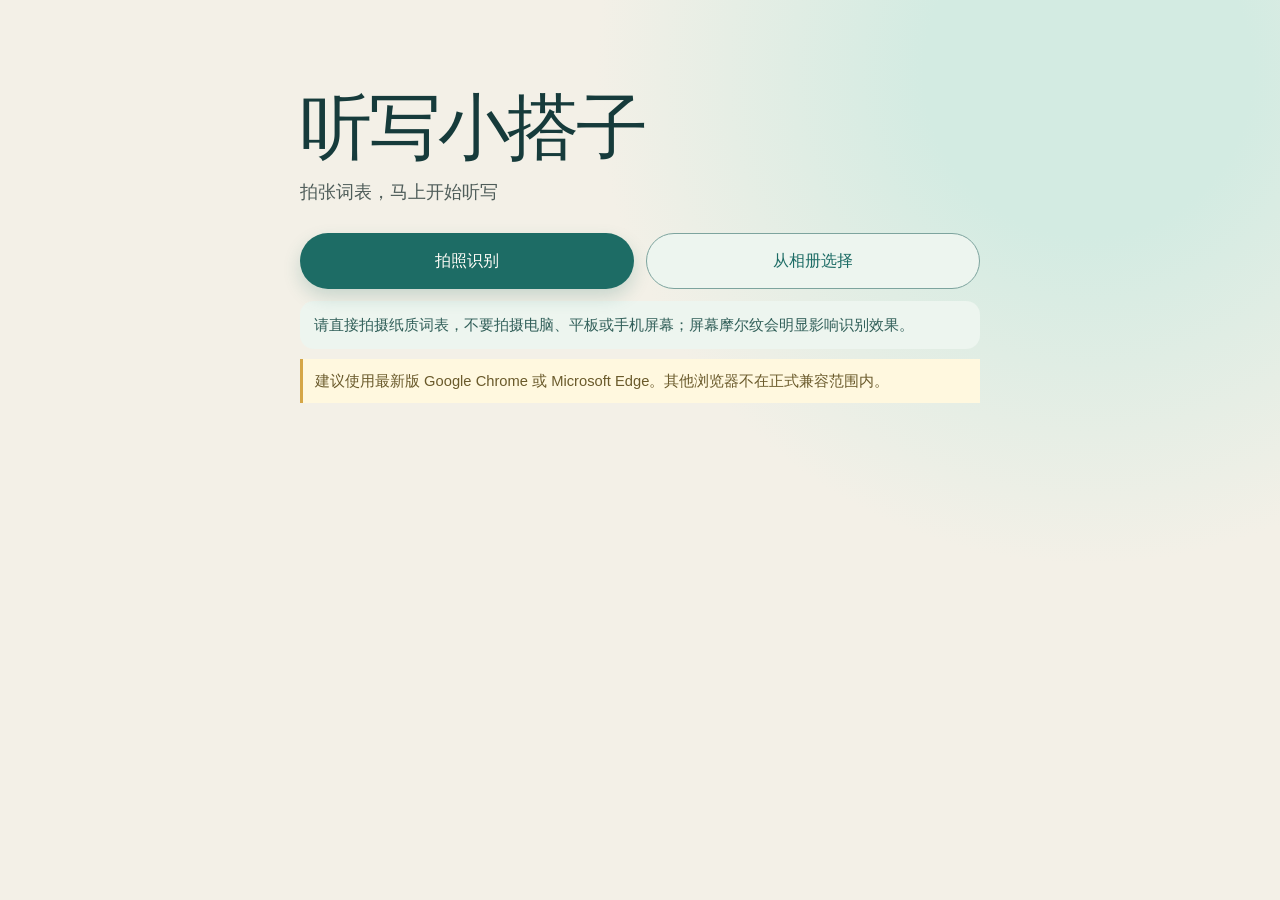
<file: index.html>
<!doctype html>
<html lang="zh-CN">
  <head><meta charset="UTF-8" /><meta name="viewport" content="width=device-width, initial-scale=1.0" /><title>听写小搭子</title>  <script type="module" crossorigin src="./assets/index-W66xM4rA.js"></script>
  <link rel="stylesheet" crossorigin href="./assets/index-CByiiSIk.css">
<link rel="manifest" href="./manifest.webmanifest"><script id="vite-plugin-pwa:register-sw" src="./registerSW.js"></script></head>
  <body><div id="root"></div></body>
</html>
</file>
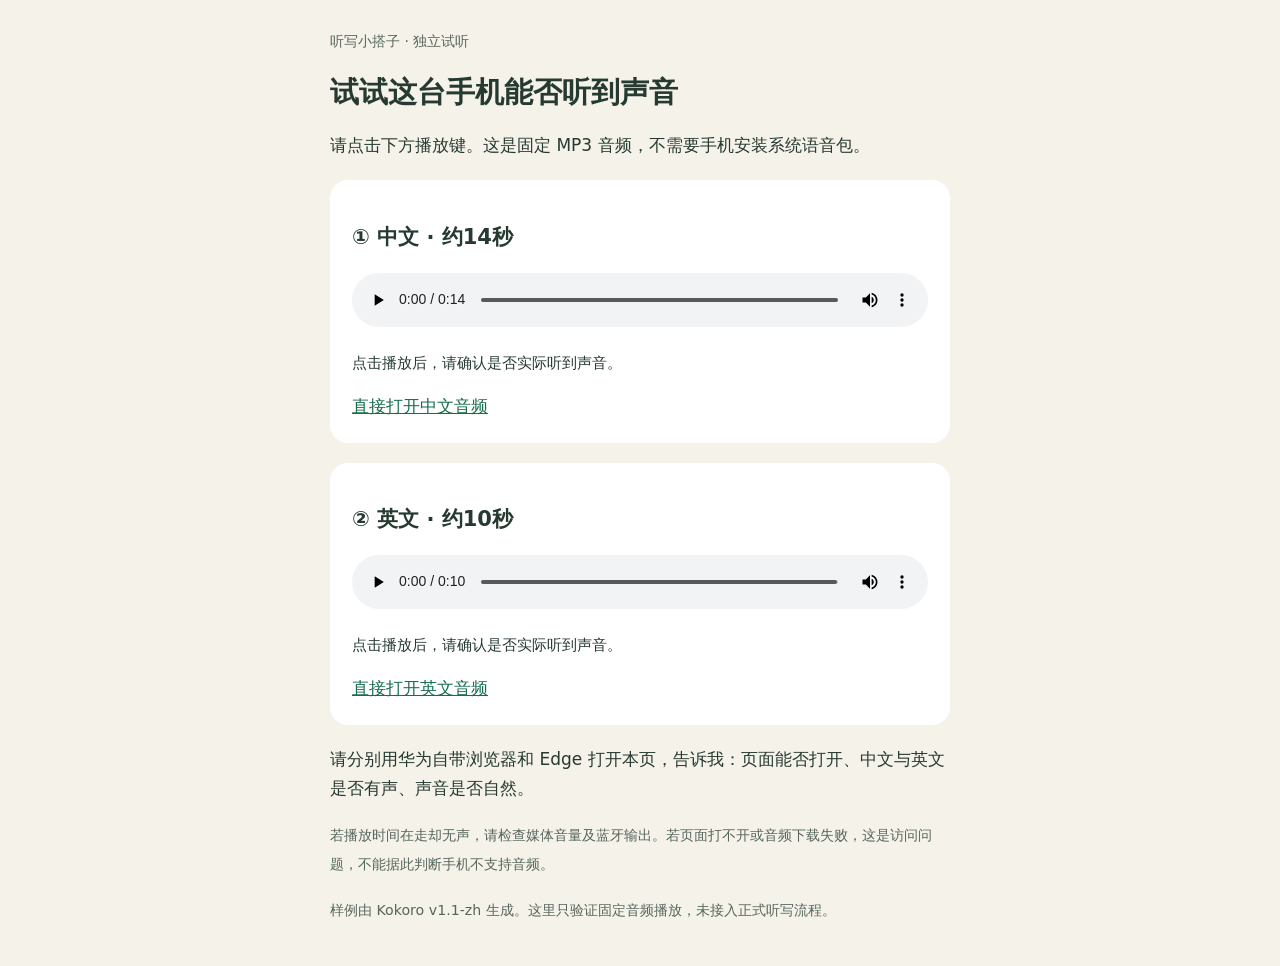
<file: voice-check-20261013/index.html>
<!doctype html><html lang="zh-CN"><head><meta charset="utf-8"><meta name="viewport" content="width=device-width,initial-scale=1"><title>听写小搭子 · 手机音频试听</title><style>body{font:17px/1.7 system-ui,sans-serif;color:#263a31;background:#f5f2e9;max-width:620px;margin:auto;padding:26px 18px}h1{font-size:29px;line-height:1.3}section{background:#fff;padding:22px;border-radius:18px;margin:20px 0}audio{width:100%}h2{font-size:21px}small{color:#56665d}a{color:#176e4c}.status{font-size:15px;min-height:26px}</style></head><body><small>听写小搭子 · 独立试听</small><h1>试试这台手机能否听到声音</h1><p>请点击下方播放键。这是固定 MP3 音频，不需要手机安装系统语音包。</p><section><h2>① 中文 · 约14秒</h2><audio controls preload="metadata" src="chinese.mp3"></audio><p class="status" role="status">点击播放后，请确认是否实际听到声音。</p><a href="chinese.mp3">直接打开中文音频</a></section><section><h2>② 英文 · 约10秒</h2><audio controls preload="metadata" src="english.mp3"></audio><p class="status" role="status">点击播放后，请确认是否实际听到声音。</p><a href="english.mp3">直接打开英文音频</a></section><p>请分别用华为自带浏览器和 Edge 打开本页，告诉我：页面能否打开、中文与英文是否有声、声音是否自然。</p><small>若播放时间在走却无声，请检查媒体音量及蓝牙输出。若页面打不开或音频下载失败，这是访问问题，不能据此判断手机不支持音频。</small><p><small>样例由 Kokoro v1.1-zh 生成。这里只验证固定音频播放，未接入正式听写流程。</small></p><script>const players=[...document.querySelectorAll('audio')];for(const a of players){const s=a.parentElement.querySelector('.status');a.addEventListener('play',()=>{players.forEach(b=>{if(b!==a)b.pause()});s.textContent='浏览器正在播放，请确认是否实际有声。'});a.addEventListener('ended',()=>s.textContent='播放结束。请反馈是否听到了声音。');a.addEventListener('error',()=>s.textContent='音频加载或播放失败，错误码：'+(a.error?.code??'未知')+'。请尝试直接打开音频链接。');a.addEventListener('waiting',()=>s.textContent='正在等待音频加载……');}</script></body></html>
</file>
<file: assets/index-CByiiSIk.css>
:root{color:#1d2a2b;font-synthesis:none;background:#f3f0e7;font-family:PingFang SC,Hiragino Sans GB,Noto Sans CJK SC,sans-serif}*{box-sizing:border-box}body{background:radial-gradient(circle at 85% 8%,#d3ebe2 0 12%,#0000 36%),#f3f0e7;min-width:320px;min-height:100vh;margin:0}button,input,textarea{font:inherit}main{text-wrap:pretty;width:min(100% - 32px,680px);min-height:100vh;margin:0 auto;padding:clamp(44px,8vw,82px) 0 48px}h1,h2,h3{color:#163b3b;letter-spacing:-.04em}h1{margin:0 0 14px;font-size:clamp(2.1rem,8vw,4.5rem);line-height:.98}h2{margin:0 0 16px;font-size:clamp(1.65rem,5vw,2.6rem)}h3{margin:26px 0 10px;font-size:1.1rem}p{color:#4e5c59;margin:0 0 26px;font-size:clamp(1rem,2.5vw,1.15rem);line-height:1.65}.compatibility-note{color:#6a5a2b;background:#fff8df;border-left:3px solid #d5a646;margin-top:10px;padding:10px 12px;font-size:.92rem}.capture-note{color:#315f59;background:#edf5ef;border-radius:14px;margin:8px 0 10px;padding:12px 14px;font-size:.92rem}.ocr-loading{background:#edf7f3;border:1px solid #b9d5ce;border-radius:18px;align-items:flex-start;gap:14px;margin:18px 0;padding:16px;display:flex;box-shadow:0 10px 24px #1d6c651a}.ocr-loading-ring{border:4px solid #b4d9d0;border-top-color:#1d6c65;border-radius:50%;flex:none;width:30px;height:30px;margin-top:3px;animation:.9s linear infinite ocr-loading-spin}.ocr-loading-content{flex:1;gap:5px;min-width:0;display:grid}.ocr-loading-content strong{color:#163b3b;font-size:1.05rem}.ocr-loading-content>span{color:#36736a;font-size:.9rem;font-weight:700}.ocr-loading-content p{color:#41655f;margin:5px 0 0;font-size:.86rem;line-height:1.5}.ocr-loading-track{background:#cce5de;border-radius:999px;height:6px;overflow:hidden}.ocr-loading-track i{border-radius:inherit;background:#2d8278;width:42%;height:100%;animation:1.25s ease-in-out infinite ocr-loading-sweep;display:block}@keyframes ocr-loading-spin{to{transform:rotate(1turn)}}@keyframes ocr-loading-sweep{0%{transform:translate(-110%)}to{transform:translate(350%)}}section,fieldset{background:#fffdf8d1;border:1px solid #d5d4c8;border-radius:20px;margin:20px 0;padding:20px;box-shadow:0 12px 30px #2337300f}fieldset{gap:10px;display:grid}legend{color:#56716d;padding:0 8px;font-size:.9rem;font-weight:700}label{color:#293b39;align-items:center;gap:10px;min-height:44px;line-height:1.4;display:flex}.upload-actions{grid-template-columns:repeat(2,minmax(0,1fr));gap:12px;margin:22px 0 12px;display:grid}.upload-action{color:#fffdf8;cursor:pointer;background:#1d6c65;border-radius:999px;justify-content:center;min-height:56px;padding:0 18px;font-weight:750;position:relative;box-shadow:0 8px 18px #1d6c6533}.upload-action-secondary{color:#1d6c65;box-shadow:none;background:#edf5ef;border:1px solid #7da49e}.upload-action:focus-within{outline-offset:3px;outline:3px solid #e1a653}.upload-action input{clip:rect(0 0 0 0);white-space:nowrap;border:0;width:1px;height:1px;margin:-1px;padding:0;position:absolute;overflow:hidden}textarea,input[type=text],label:not(fieldset label)>input:not([type=file]):not([type=radio]):not([type=checkbox]){background:#fffdf8;border:1px solid #c8cdc4;border-radius:12px;width:100%;min-height:48px;padding:10px 12px}textarea{resize:vertical;min-height:148px;line-height:1.6}input[type=radio],input[type=checkbox]{accent-color:#24786e;width:20px;height:20px}button{color:#fffdf8;letter-spacing:.01em;cursor:pointer;background:#1d6c65;border:0;border-radius:999px;min-height:52px;margin:10px 8px 0 0;padding:0 22px;font-weight:750;transition:transform .16s,background .16s,box-shadow .16s;box-shadow:0 8px 18px #1d6c6533}button:hover{background:#155a54;transform:translateY(-1px);box-shadow:0 11px 22px #1d6c653d}button:active{box-shadow:none;transform:translateY(1px)}button:focus-visible,input:focus-visible{outline-offset:3px;outline:3px solid #e1a653}button:disabled{cursor:not-allowed;box-shadow:none;background:#aeb8b3;transform:none}ol{margin:0;padding-left:0;list-style:none}ol li{border-top:1px solid #e7e4da}ol li:first-child{border-top:0}.wrong-answer-selected{background:#fff0ea;border:2px solid #b45a45;border-radius:12px;min-height:48px;padding:8px 10px;font-weight:750}[role=alert]{color:#a33f2e;font-weight:700}.review-screen{padding-bottom:calc(28px + env(safe-area-inset-bottom))}.review-header{margin-bottom:30px}.review-notice{color:#6a5a2b;background:#fff8df;border-left:3px solid #d5a646;padding:12px 14px;font-size:.94rem}.eyebrow{color:#24786e;letter-spacing:.08em;text-transform:uppercase;margin-bottom:10px;font-size:.84rem;font-weight:800}.review-group{padding:0;overflow:hidden}.group-toggle{background:#edf5ef;border-bottom:1px solid #e1e2d9;padding:18px 20px;font-weight:800}.review-items{background:#e7e4da;grid-template-columns:repeat(2,minmax(0,1fr));gap:1px;display:grid}.review-item{background:#fffdf8;grid-template-columns:24px minmax(0,1fr) auto;align-items:center;gap:8px;min-width:0;padding:8px 10px;display:grid}.review-item>span{color:#84928e;text-align:right;font-size:.8rem}.review-field{gap:3px;min-width:0;display:grid}.review-item input{background:#fff;border:1px solid #d7d9d1;border-radius:10px;width:100%;min-width:0;min-height:44px;padding:8px 10px}.review-item input:hover,.review-item input:focus{background:#fff;border-color:#9cbab4}.review-item small{color:#a25a25;white-space:nowrap;margin-left:4px;font-size:.72rem;line-height:1.35}.review-delete{color:#9b4135;white-space:nowrap;min-height:44px;box-shadow:none;background:#fff7f4;border:1px solid #d6a79f;margin:0;padding:0 10px;font-size:.9rem}.review-delete:hover{box-shadow:none;background:#f9e7e1}.review-add{color:#1d6c65;min-height:42px;box-shadow:none;background:#e8f2ed;margin:14px 20px 18px;padding:0 16px}.review-add:hover{box-shadow:none;background:#d9ebe2}.review-action-bar{z-index:3;padding:22px 0 calc(10px + env(safe-area-inset-bottom));background:linear-gradient(#f3f0e700,#f3f0e7 20px);margin-top:14px;position:sticky;bottom:0}.primary-action{white-space:nowrap;width:100%;margin:0}.voice-benchmark{width:min(100% - 32px,820px)}.voice-speed-options{grid-template-columns:repeat(3,minmax(0,1fr))}.voice-sample-grid{grid-template-columns:repeat(2,minmax(0,1fr));gap:10px;display:grid}.voice-sample-grid button{width:100%;margin:0}.voice-test-result dl{grid-template-columns:max-content 1fr;gap:8px 18px;margin:0 0 18px;display:grid}.voice-test-result dt{color:#56716d;font-weight:700}.voice-test-result dd{overflow-wrap:anywhere;margin:0}.worker-diagnostic-list{margin-bottom:16px;display:grid}.worker-diagnostic-row{border-bottom:1px solid #e2e1d9;grid-template-columns:minmax(150px,.8fr) 92px minmax(0,2fr);gap:10px;padding:9px 0;display:grid}.worker-diagnostic-row>span:nth-child(2){color:#56716d;font-weight:700}.worker-diagnostic-detail{overflow-wrap:anywhere}.worker-diagnostics button{margin-left:0}.voice-error-details{background:#fff5ee;border-left:3px solid #b55b45;padding:12px 14px}.voice-error-details p{overflow-wrap:anywhere;margin:4px 0}@media (width>=720px){main{padding-top:92px}fieldset{grid-template-columns:repeat(3,1fr)}fieldset legend{grid-column:1/-1}}@media (width<=540px){.upload-actions,.review-items,.voice-sample-grid{grid-template-columns:1fr}.worker-diagnostic-row{grid-template-columns:1fr;gap:3px}}@media (prefers-reduced-motion:reduce){*{scroll-behavior:auto!important;transition-duration:.01ms!important}.ocr-loading-ring,.ocr-loading-track i{animation:none}}
</file>
